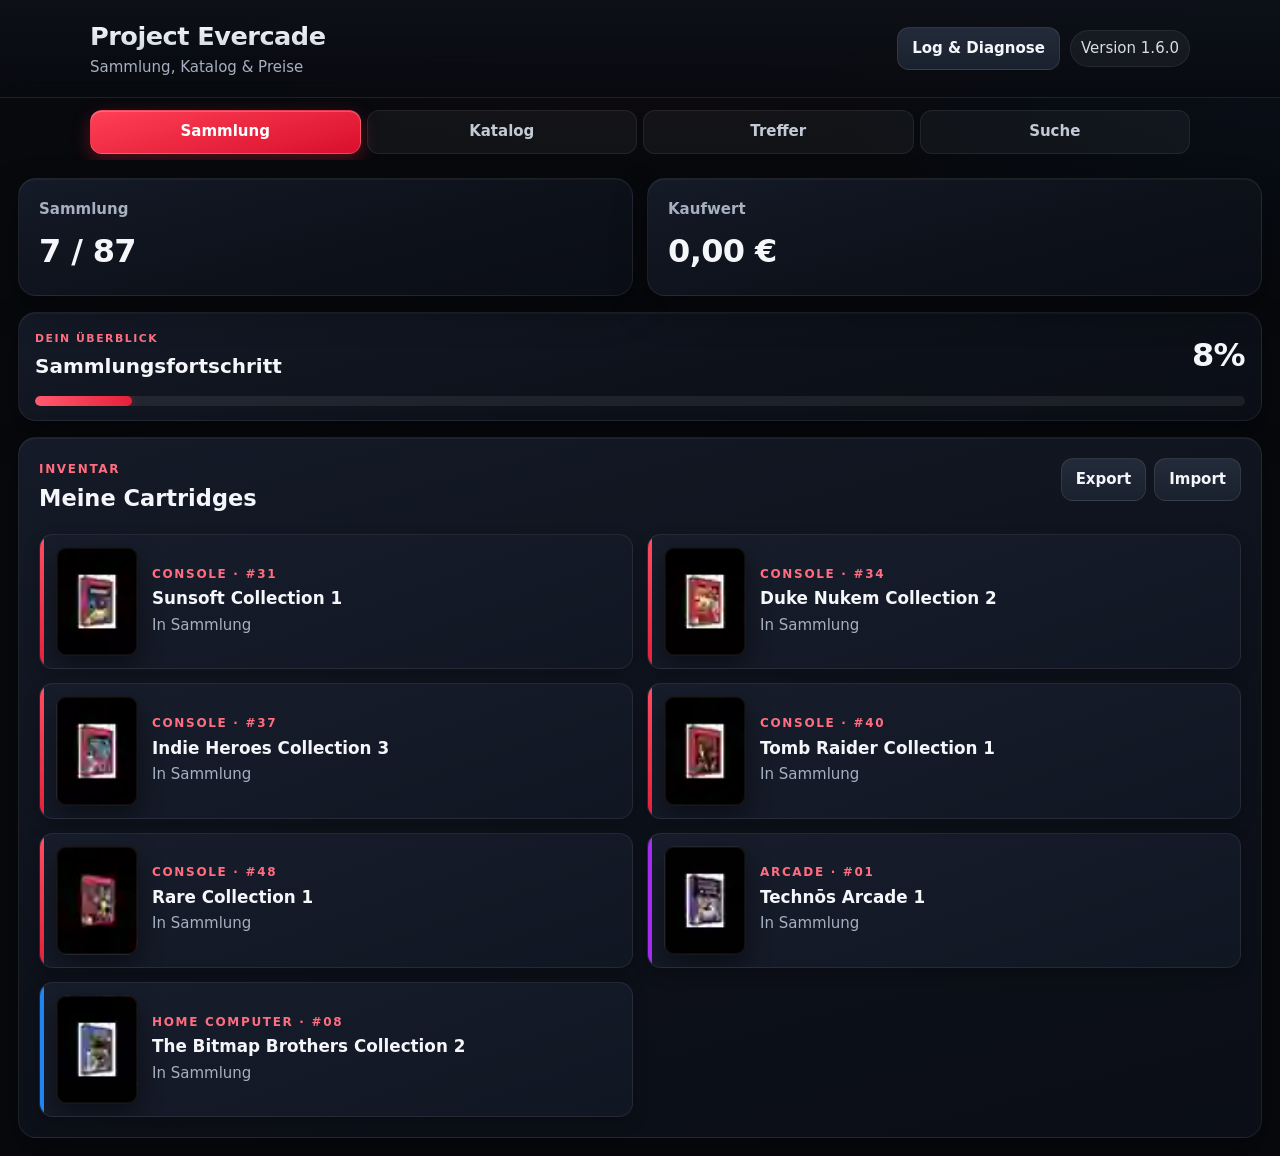
<file: index.html>
<!doctype html>
<html lang="de" data-evercade-page="app">
<head>
  <meta charset="utf-8">
  <meta name="viewport" content="width=device-width,initial-scale=1,viewport-fit=cover">
  <meta name="theme-color" content="#0b0d12">
  <title>Project Evercade Next</title>
  <meta name="mobile-web-app-capable" content="yes">
  <meta name="apple-mobile-web-app-capable" content="yes">
  <meta name="apple-mobile-web-app-status-bar-style" content="black-translucent">
  <meta name="apple-mobile-web-app-title" content="Evercade">
  <link rel="icon" type="image/png" sizes="192x192" href="icons/icon-192.png">
  <link rel="apple-touch-icon" href="icons/icon-180.png">
  <link rel="manifest" href="manifest.webmanifest">
  <link rel="stylesheet" href="styles.css">
  <style>
    .topbar,.tabs{position:static!important;top:auto!important}
    #missingView,#wishlistView,[data-wish],label:has(#detailWish){display:none!important}
    .stats{grid-template-columns:repeat(2,minmax(0,1fr))}
    html,body{max-width:100%;overflow-x:hidden}
    main,.panel,.view,.card,.card-main,.deal-center,.deal-center-grid,.deal-filter-grid{min-width:0;max-width:100%}
    .tabs{overflow-x:hidden;display:grid;grid-template-columns:repeat(4,minmax(0,1fr));gap:6px}
    .tabs button{min-width:0;padding:10px 7px;white-space:normal}
    .deal-filter-grid{display:grid;grid-template-columns:repeat(3,minmax(0,1fr));gap:10px;margin:16px 0}
    .deal-filter-grid .deal-filter-search{grid-column:1/-1}
    .deal-filter-grid label{display:grid;gap:6px;color:var(--muted);font-size:.78rem;font-weight:700;min-width:0}
    .deal-filter-grid input,.deal-filter-grid select{width:100%;min-width:0;background:#0f131a;border:1px solid #323c4b;color:var(--text);border-radius:10px;padding:10px}
    .deal-center-grid{display:grid;grid-template-columns:repeat(4,minmax(0,1fr));gap:10px;margin:14px 0}
    .deal-center-grid article{padding:13px;border:1px solid #303948;border-radius:12px;background:#131821;min-width:0}
    .deal-center-grid span{display:block;color:var(--muted);font-size:.78rem}.deal-center-grid strong{display:block;margin-top:4px;font-size:1.35rem}
    .deal-card-meta{display:flex;flex-wrap:wrap;gap:6px;margin-top:8px}.deal-tag{border:1px solid #384255;border-radius:999px;padding:3px 7px;font-size:.7rem;color:#cfd6e2;max-width:100%}
    .deal-tag.new{border-color:#b13b50;color:#ff8294}.deal-tag.stale{border-color:#725f35;color:#e7c879}.deal-tag.top{border-color:#4d8f62;color:#9ee2af}
    .deal-price{font-size:1.25rem;font-weight:850;margin-top:8px}.deal-history{font-size:.76rem;color:var(--muted);margin-top:5px;overflow-wrap:anywhere}
    .deal-toolbar{display:flex;gap:8px;flex-wrap:wrap;align-items:center;justify-content:space-between}.deal-toolbar>*{min-width:0}
    .deal-controls{grid-template-columns:minmax(0,1fr) auto}
    .source-link,.card a,.card p,.card h3{overflow-wrap:anywhere;word-break:break-word}
    @media(max-width:900px){.deal-filter-grid{grid-template-columns:repeat(3,minmax(0,1fr))}}
    @media(max-width:720px){
      .stats{grid-template-columns:repeat(2,minmax(0,1fr))}
      .deal-filter-grid{grid-template-columns:repeat(2,minmax(0,1fr))}
      .deal-center-grid{grid-template-columns:repeat(2,minmax(0,1fr))}
      .deal-controls{grid-template-columns:1fr}
      .tabs{grid-template-columns:repeat(4,minmax(0,1fr))}
    }
    @media(max-width:560px){.deal-filter-grid{grid-template-columns:1fr}.deal-center-grid{grid-template-columns:1fr 1fr}}
    @media(max-width:390px){.tabs button{font-size:.8rem;padding:9px 3px}}
  </style>
</head>
<body>
<header class="topbar">
  <div><h1>Project Evercade</h1><p>Sammlung, Katalog & Preise</p></div>
  <div class="header-tools"><a class="button" href="debug.html">Log & Diagnose</a><span class="version-pill">Version <span class="version">…</span></span></div>
</header>
<nav class="tabs" aria-label="Bereiche">
  <button class="tab active" data-view="collection">Sammlung</button><button class="tab" data-view="catalog">Katalog</button><button class="tab" data-view="deals">Treffer</button><button class="tab" data-view="queue">Suche</button>
</nav>
<main>
  <section class="stats"><article><span>Sammlung</span><strong id="ownedStat">0</strong></article><article><span>Kaufwert</span><strong id="valueStat">0 €</strong></article><strong id="missingStat" hidden>0</strong><strong id="wishStat" hidden>0</strong></section>
  <section class="panel progress-panel"><div><span class="eyebrow">Dein Überblick</span><h2>Sammlungsfortschritt</h2></div><strong id="progressPct">0%</strong><div class="progress-track"><div id="progressBar"></div></div></section>
  <section id="collectionView" class="view panel"><div class="section-head"><div><span class="eyebrow">Inventar</span><h2>Meine Cartridges</h2></div><div class="data-actions"><button id="exportData">Export</button><label class="button">Import<input id="importData" type="file" accept="application/json" hidden></label></div></div><div id="collectionList" class="list cartridge-grid"></div></section>
  <section id="catalogView" class="view panel" hidden><div class="section-head"><div><span class="eyebrow">Vollständiger Bestand</span><h2>Katalog</h2></div><span id="catalogCount" class="badge"></span></div><div class="filters"><input id="catalogSearch" type="search" placeholder="Titel oder Nummer suchen"><select id="seriesFilter"><option value="all">Alle Reihen</option><option value="console">Console</option><option value="arcade">Arcade</option><option value="computer">Home Computer</option></select></div><div id="catalogList" class="list cartridge-grid"></div></section>
  <section id="missingView" class="view panel" hidden aria-hidden="true"><span id="missingCount"></span><div id="missingList"></div></section>
  <section id="wishlistView" class="view panel" hidden aria-hidden="true"><div id="wishlistList"></div></section>
  <section id="dealsView" class="view panel" hidden>
    <div class="section-head"><div><span class="eyebrow">Phase 5.3</span><h2>Trefferzentrale</h2></div><span id="dealStatusBadge" class="badge">Bereit</span></div>
    <p class="empty">Alle automatisch gefundenen Angebote an einem Ort. Doppelte Treffer werden zusammengeführt; neue und nicht mehr bestätigte Angebote werden gekennzeichnet.</p>
    <div class="deal-center-grid"><article><span>Aktiv</span><strong id="dealActiveCount">0</strong></article><article><span>Neu</span><strong id="dealNewCount">0</strong></article><article><span>Cartridges</span><strong id="dealCartridgeCount">0</strong></article><article><span>Bestpreis</span><strong id="dealBestPrice">—</strong></article></div>
    <div class="deal-filter-grid">
      <label class="deal-filter-search">Suche<input id="dealSearch" type="search" placeholder="Titel oder Name suchen"></label>
      <label>Reihe<select id="dealFilterSeries"><option value="all">Alle Reihen</option><option value="console">Console</option><option value="arcade">Arcade</option><option value="computer">Home Computer</option></select></label>
      <label>Status<select id="dealFilterStatus"><option value="active">Nur aktiv</option><option value="new">Nur neu</option><option value="all">Alle inkl. inaktiv</option></select></label>
      <label>Bestand<select id="dealFilterOwnership"><option value="all">Alle Cartridges</option><option value="missing">Nicht in Sammlung</option><option value="owned">In Sammlung</option></select></label>
      <label>Quelle<select id="dealFilterSource"><option value="all">Alle Quellen</option></select></label>
      <label>Max. Gesamtpreis €<input id="dealMaxPrice" type="number" min="0" step="1" placeholder="kein Limit"></label>
      <label>Sortierung<select id="dealSort"><option value="best">Beste Angebote</option><option value="price">Gesamtpreis</option><option value="newest">Neueste zuerst</option><option value="cartridge">Cartridge</option></select></label>
    </div>
    <div class="deal-toolbar"><small id="dealCenterMeta" class="empty">Noch keine Treffer gespeichert.</small><button id="markDealsSeen">Neue als gesehen markieren</button></div>
    <div id="automaticDeals" class="list"></div>
    <div class="section-head source-heading"><div><span class="eyebrow">Einzelsuche</span><h3>Cartridge direkt prüfen</h3></div></div>
    <div class="deal-controls"><select id="dealCartridge"></select><button id="runDealSearch" class="primary">Jetzt suchen</button></div><p id="dealStatus" class="empty">Die Einzelsuche aktualisiert die Trefferzentrale sofort.</p>
    <div class="section-head source-heading"><div><span class="eyebrow">Weitere Quellen</span><h3>Direktsuche</h3></div></div><div id="directSources" class="source-grid"></div>
  </section>
  <section id="queueView" class="view panel" hidden><div class="section-head"><div><span class="eyebrow">Phase 5.1</span><h2>Automatische Suche</h2></div><span id="queueStatusBadge" class="badge">Bereit</span></div><p class="empty">Durchsucht automatisch alle nicht vorhandenen Cartridges nach Katalognummer. Gefundene Angebote landen direkt in der Trefferzentrale.</p><div class="queue-actions"><button id="queueStart" class="primary">Suche starten</button><button id="queuePause">Pausieren</button><button id="queueResume">Fortsetzen</button><button id="queueReset">Zurücksetzen</button></div><div class="queue-progress"><div><strong id="queueProgressText">0 / 0</strong><span id="queueCurrent">Noch nicht gestartet</span></div><span id="queuePct">0%</span><div class="progress-track"><div id="queueProgressBar"></div></div></div><div class="queue-metrics"><article><span>Warteschlange</span><strong id="queueRemaining">0</strong></article><article><span>Abgeschlossen</span><strong id="queueDone">0</strong></article><article><span>Treffer</span><strong id="queueOffers">0</strong></article><article><span>Fehler</span><strong id="queueErrors">0</strong></article></div><div class="section-head source-heading"><div><span class="eyebrow">Reihenfolge</span><h3>Nächste Cartridges</h3></div></div><div id="queuePreview" class="list"></div></section>
</main>
<dialog id="detailDialog"><form id="detailForm"><div class="dialog-head"><div><span id="detailMeta" class="eyebrow"></span><h2 id="detailTitle"></h2></div><button type="button" onclick="this.closest('dialog').close()">✕</button></div><label class="check"><input id="detailOwned" type="checkbox"> In Sammlung</label><label class="check"><input id="detailWish" type="checkbox"> Auf Wunschliste</label><label>Kaufpreis €<input id="detailPrice" type="number" min="0" step="0.01"></label><label>Notizen<textarea id="detailNotes" rows="4"></textarea></label><button class="primary" type="submit">Speichern</button></form></dialog>
<script src="src/release-loader.js"></script>
<script>if('serviceWorker' in navigator)addEventListener('load',()=>navigator.serviceWorker.register('sw.js').catch(()=>{}));</script>
</body>
</html>
</file>
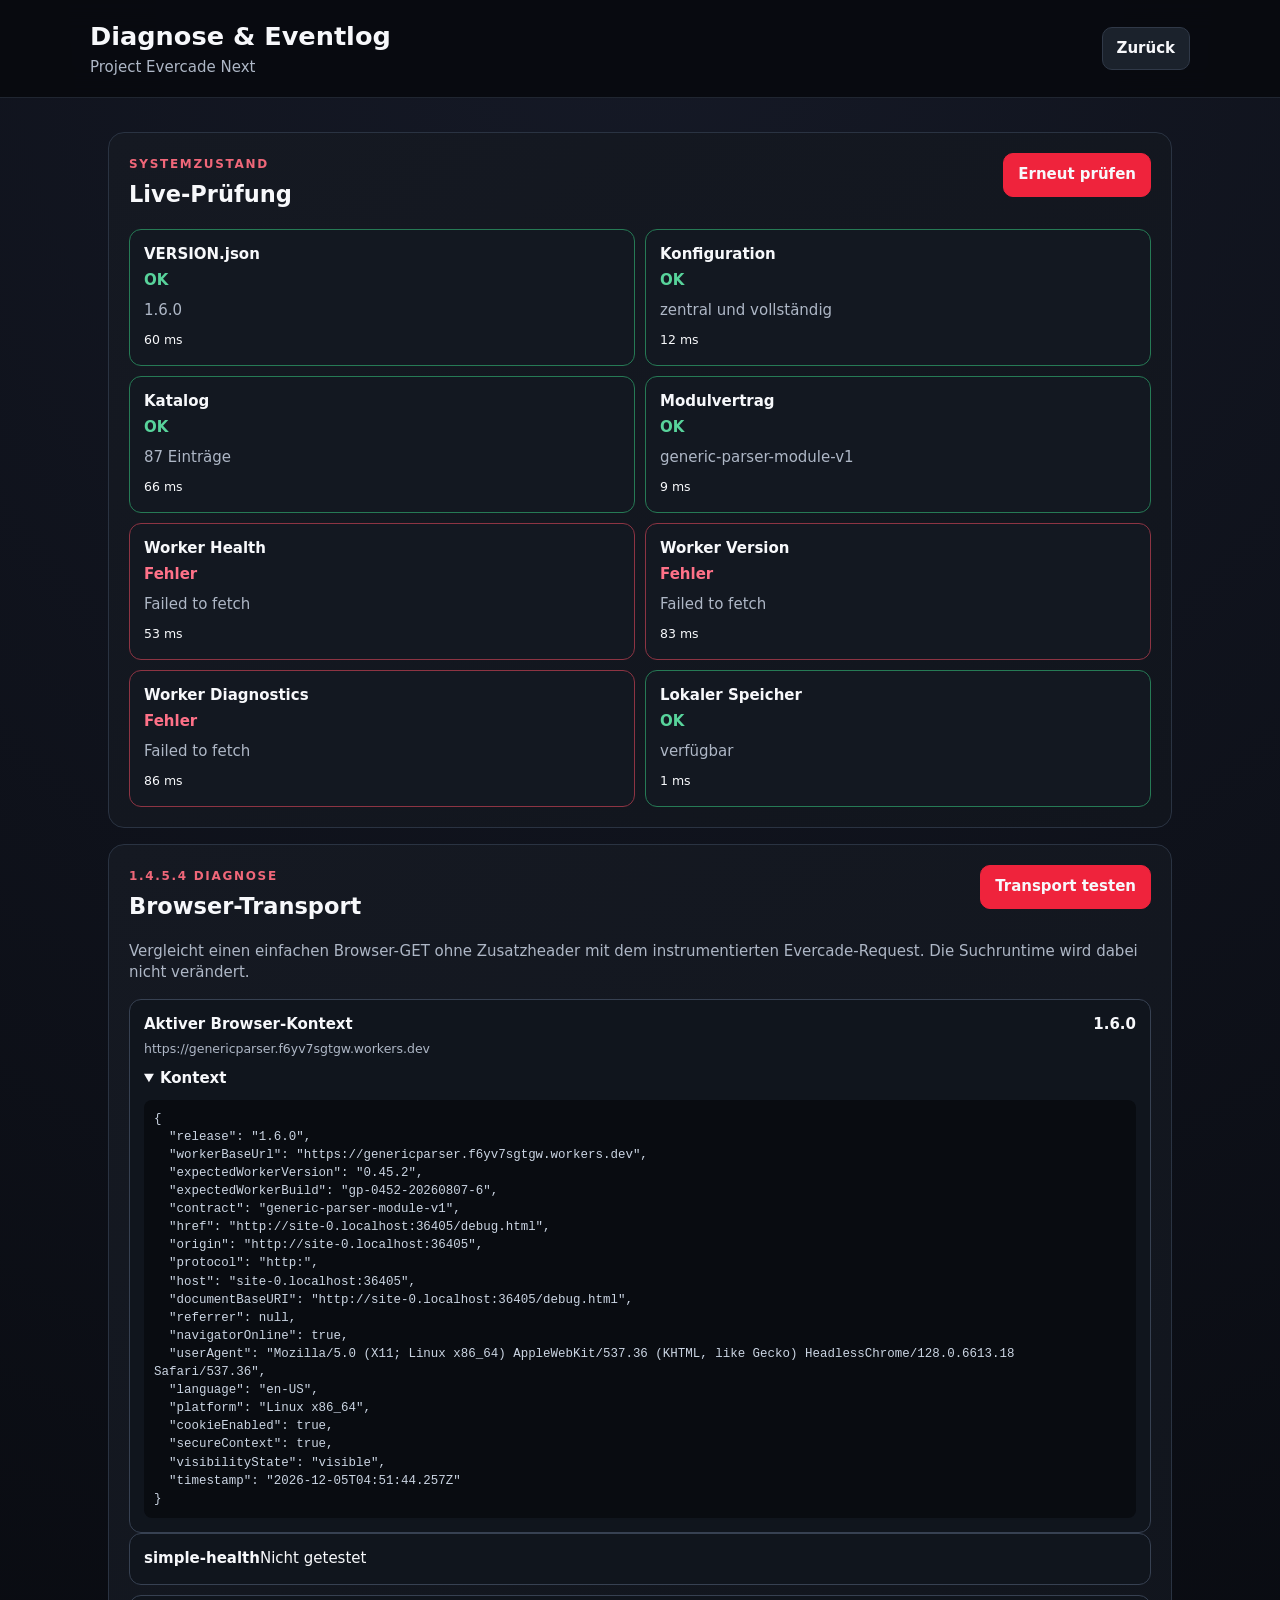
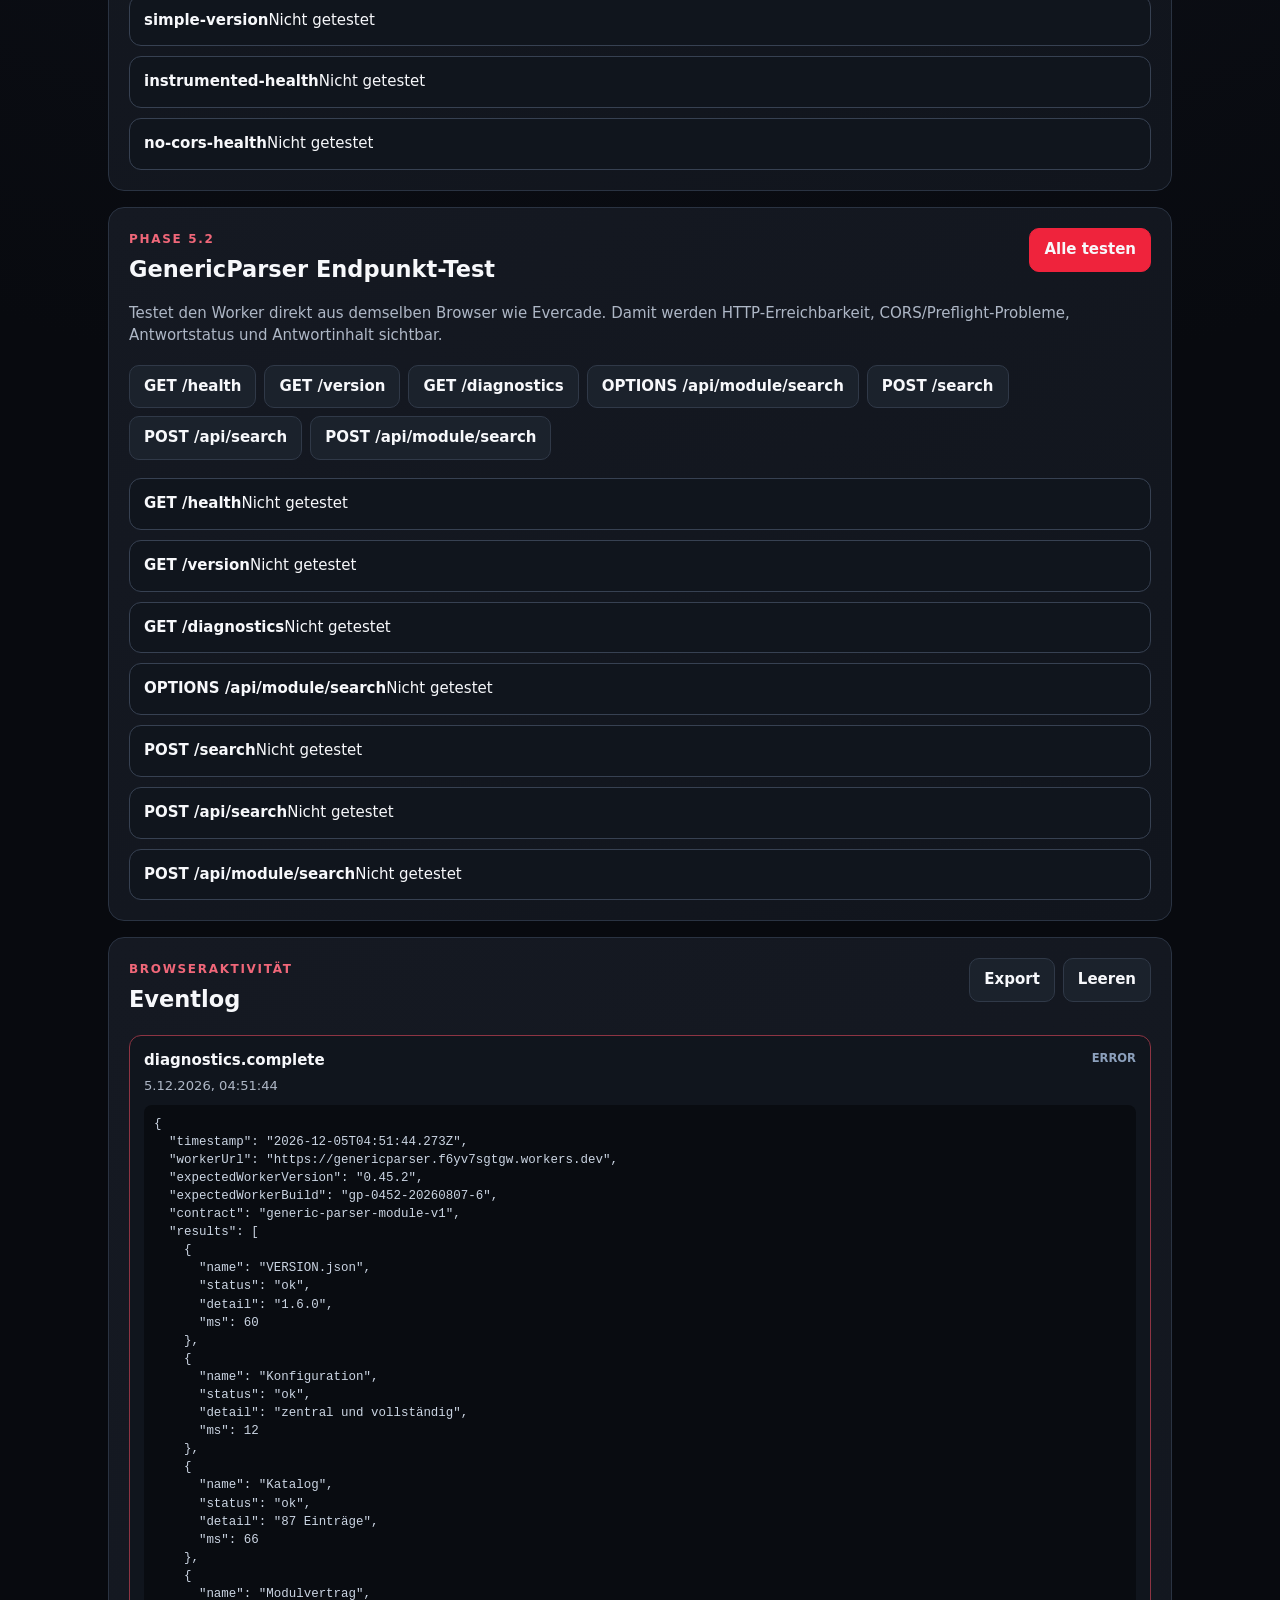
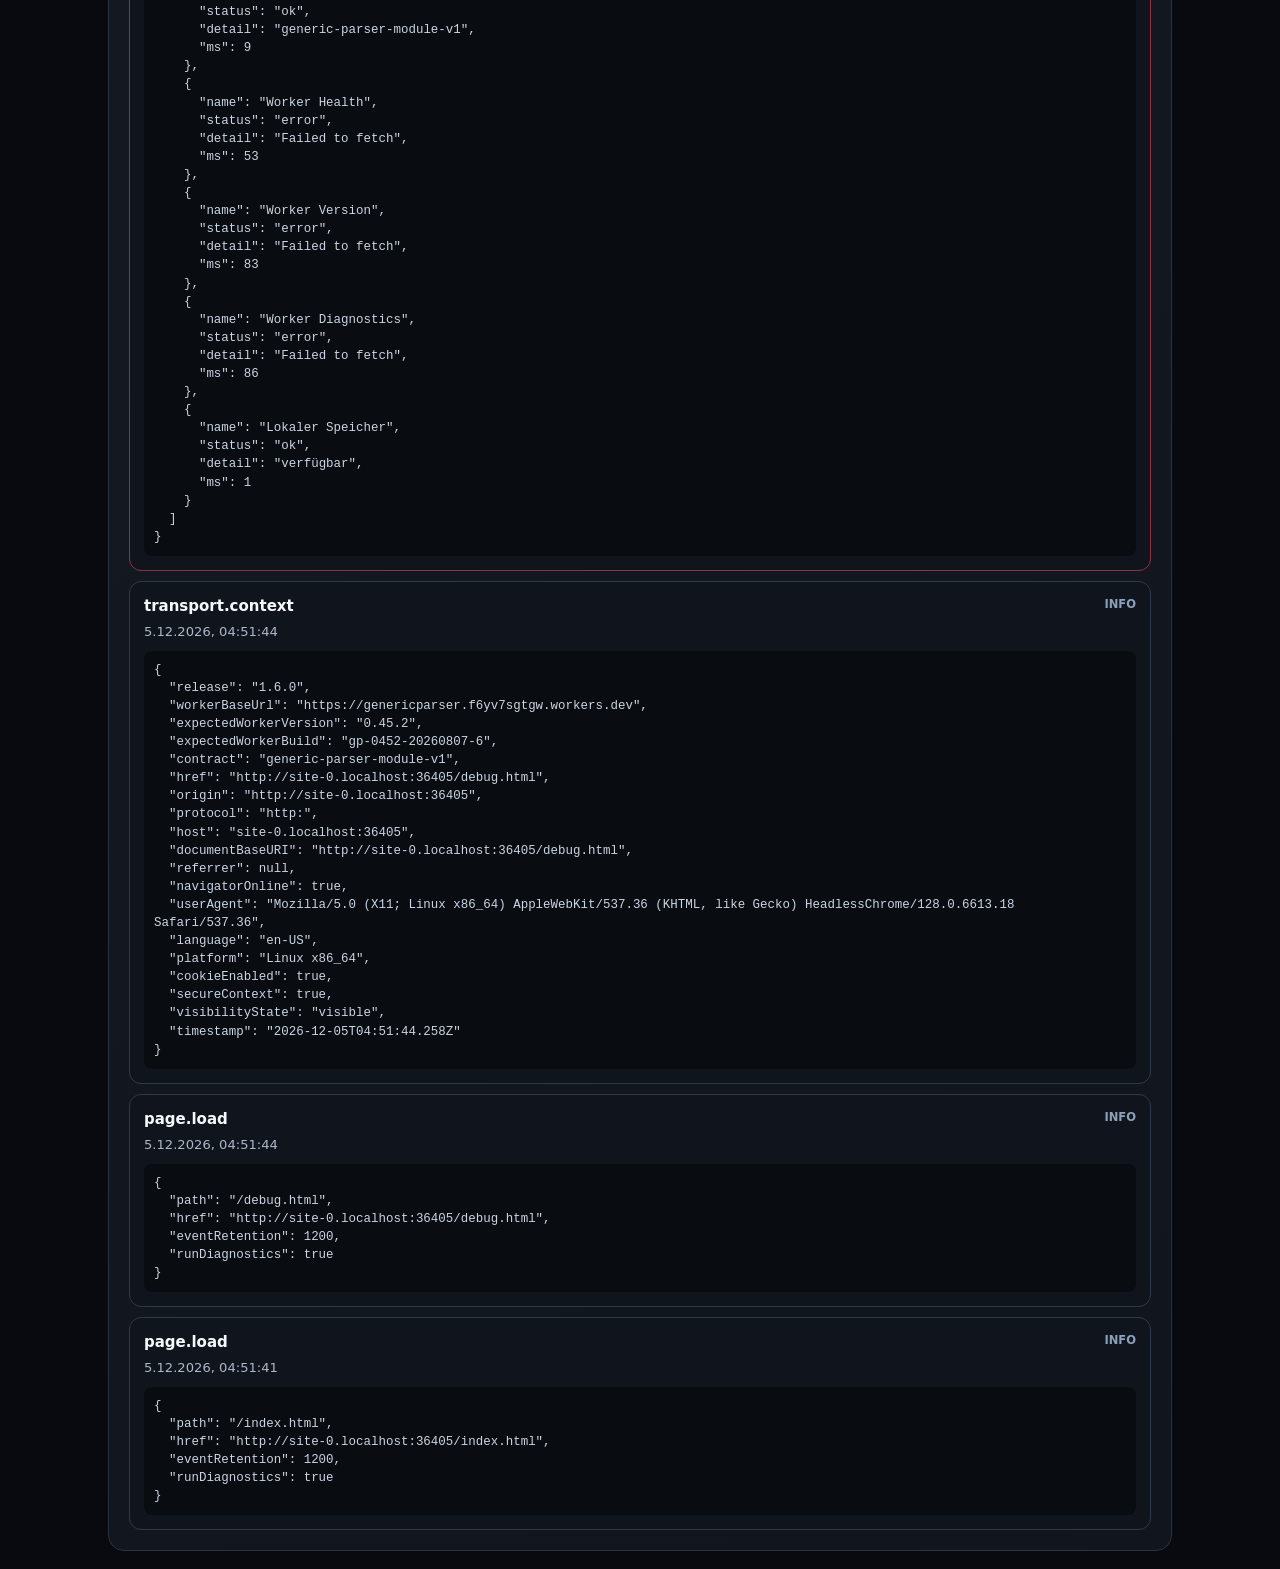
<file: debug.html>
<!doctype html>
<html lang="de" data-evercade-page="debug">
<head>
  <meta charset="utf-8">
  <meta name="viewport" content="width=device-width,initial-scale=1,viewport-fit=cover">
  <meta name="theme-color" content="#0b0d12">
  <title>Project Evercade – Diagnose</title>
  <link rel="stylesheet" href="styles.css">
</head>
<body>
<header class="topbar"><div><h1>Diagnose & Eventlog</h1><p>Project Evercade Next</p></div><a class="button" href="./">Zurück</a></header>
<main>
  <section class="panel"><div class="section-head"><div><span class="eyebrow">Systemzustand</span><h2>Live-Prüfung</h2></div><button id="runChecks" class="primary">Erneut prüfen</button></div><div id="healthChecks" class="health-grid"></div></section>
  <section class="panel"><div class="section-head"><div><span class="eyebrow">1.4.5.4 Diagnose</span><h2>Browser-Transport</h2></div><button id="runTransportProbes" class="primary">Transport testen</button></div><p class="empty">Vergleicht einen einfachen Browser-GET ohne Zusatzheader mit dem instrumentierten Evercade-Request. Die Suchruntime wird dabei nicht verändert.</p><div id="transportContext" class="endpoint-results"></div><div id="transportProbeResults" class="endpoint-results"></div></section>
  <section class="panel"><div class="section-head"><div><span class="eyebrow">Phase 5.2</span><h2>GenericParser Endpunkt-Test</h2></div><button id="runAllEndpointTests" class="primary">Alle testen</button></div><p class="empty">Testet den Worker direkt aus demselben Browser wie Evercade. Damit werden HTTP-Erreichbarkeit, CORS/Preflight-Probleme, Antwortstatus und Antwortinhalt sichtbar.</p><div id="endpointTestButtons" class="endpoint-buttons"></div><div id="endpointTestResults" class="endpoint-results"></div></section>
  <section class="panel"><div class="section-head"><div><span class="eyebrow">Browseraktivität</span><h2>Eventlog</h2></div><div class="data-actions"><button id="downloadLog">Export</button><button id="clearLog">Leeren</button></div></div><div id="eventLog" class="log-list"></div></section>
</main>
<script src="src/release-loader.js"></script>
</body>
</html>
</file>
<file: styles.css>
:root{color-scheme:dark;--bg:#080a0f;--panel:#151922;--panel2:#1a202b;--line:#2a3342;--text:#f7f8fb;--muted:#aeb7c6;--red:#ef233c;--violet:#a72cf2;--blue:#2084f4}*{box-sizing:border-box}body{margin:0;background:radial-gradient(circle at top,#151926 0,#080a0f 42%);font:15px/1.45 system-ui,-apple-system,BlinkMacSystemFont,"Segoe UI",sans-serif;color:var(--text)}button,input,select,textarea{font:inherit}button:disabled{opacity:.45;cursor:not-allowed}.topbar{position:sticky;top:0;z-index:5;display:flex;justify-content:space-between;align-items:center;padding:18px max(18px,calc((100vw - 1100px)/2));background:rgba(8,10,15,.94);backdrop-filter:blur(14px);border-bottom:1px solid #202631}.topbar h1{margin:0;font-size:1.6rem}.topbar p{margin:2px 0 0;color:var(--muted)}.header-tools{display:flex;gap:10px;align-items:center}.version-pill,.badge{border:1px solid #3a4353;border-radius:10px;padding:7px 10px;background:#171c25;color:#dce2ec}.tabs{position:sticky;top:87px;z-index:4;display:flex;gap:8px;overflow:auto;padding:10px max(18px,calc((100vw - 1100px)/2));background:#0b0e14;border-bottom:1px solid #202631}.tabs button,.button,button{border:1px solid #303948;background:#1b222c;color:var(--text);border-radius:10px;padding:10px 14px;font-weight:700;cursor:pointer;text-decoration:none}.tabs .active,.primary{background:var(--red);border-color:var(--red)}main{max-width:1100px;margin:auto;padding:18px}.stats{display:grid;grid-template-columns:repeat(4,1fr);gap:14px}.stats article,.panel{background:linear-gradient(145deg,var(--panel),#11151d);border:1px solid var(--line);border-radius:16px}.stats article{padding:20px}.stats span{display:block;color:var(--muted);font-weight:700}.stats strong{display:block;margin-top:8px;font-size:2rem}.panel{margin-top:16px;padding:20px}.progress-panel{display:grid;grid-template-columns:1fr auto;align-items:center}.progress-panel h2,.section-head h2{margin:3px 0}.progress-panel>strong{font-size:2.6rem}.progress-track{grid-column:1/-1;height:14px;border-radius:999px;background:#2a303d;overflow:hidden;margin-top:18px}.progress-track div{height:100%;background:var(--red);border-radius:inherit}.eyebrow{font-size:.75rem;text-transform:uppercase;letter-spacing:.14em;color:#f06779;font-weight:800}.section-head,.dialog-head,.card-main{display:flex;justify-content:space-between;gap:16px;align-items:flex-start}.filters,.deal-controls{display:grid;grid-template-columns:1fr 220px;gap:10px;margin:18px 0}.filters input,.filters select,.deal-controls select,dialog input,dialog textarea{width:100%;background:#0f131a;border:1px solid #323c4b;color:var(--text);border-radius:10px;padding:12px}.list{display:grid;gap:10px;margin-top:16px}.card{position:relative;padding:16px 16px 16px 20px;background:var(--panel2);border:1px solid #303848;border-radius:12px;overflow:hidden}.card:before{content:"";position:absolute;inset:0 auto 0 0;width:5px;background:var(--red)}.card.violet:before{background:var(--violet)}.card.blue:before{background:var(--blue)}.card h3{margin:2px 0;font-size:1.05rem}.card p{margin:4px 0;color:var(--muted)}.card-actions{display:flex;flex-wrap:wrap;gap:8px;justify-content:flex-end}.card-actions button,.card-actions .button{padding:8px 10px;font-size:.82rem}.data-actions,.queue-actions{display:flex;gap:8px;flex-wrap:wrap}.queue-actions{margin:18px 0}.empty{color:var(--muted)}.source-heading{margin-top:26px}.source-grid{display:grid;grid-template-columns:repeat(2,minmax(0,1fr));gap:10px;margin-top:12px}.source-link{display:flex;justify-content:space-between;align-items:center;padding:14px 16px;border:1px solid #303948;border-radius:12px;background:#151b24;color:var(--text);text-decoration:none;font-weight:750}.source-link:hover{border-color:#66738a;background:#1c2430}.health-grid{display:grid;grid-template-columns:repeat(2,minmax(0,1fr));gap:10px;margin-top:16px}.health-card{padding:14px;border:1px solid #374152;border-radius:12px;background:#131821}.health-card strong,.health-card span{display:block}.health-card span{margin-top:4px;font-weight:800}.health-card.ok{border-color:#267a55}.health-card.ok span{color:#58d39b}.health-card.error{border-color:#8d3443}.health-card.error span{color:#ff7188}.health-card p{margin:8px 0;color:var(--muted)}.log-list{display:grid;gap:10px;margin-top:16px}.log-entry{padding:14px;border:1px solid #303948;border-radius:12px;background:#10151d}.log-entry>div{display:flex;justify-content:space-between;gap:12px}.log-entry span{text-transform:uppercase;font-size:.72rem;font-weight:850;color:#8ca0bc}.log-entry.error{border-color:#8d3443}.log-entry time{display:block;margin-top:4px;color:var(--muted);font-size:.82rem}.log-entry pre{white-space:pre-wrap;word-break:break-word;margin:10px 0 0;padding:10px;border-radius:8px;background:#090c11;color:#cbd5e3;font-size:.78rem}.queue-progress{display:grid;grid-template-columns:1fr auto;gap:8px;align-items:end;margin-top:18px;padding:16px;border:1px solid #303948;border-radius:12px;background:#10151d}.queue-progress strong,.queue-progress span{display:block}.queue-progress strong{font-size:1.5rem}.queue-progress>span{font-size:1.7rem;font-weight:850}.queue-progress .progress-track{margin-top:8px}.queue-metrics{display:grid;grid-template-columns:repeat(4,1fr);gap:10px;margin-top:12px}.queue-metrics article{padding:14px;border:1px solid #303948;border-radius:12px;background:#131821}.queue-metrics span{display:block;color:var(--muted);font-size:.82rem}.queue-metrics strong{display:block;margin-top:4px;font-size:1.45rem}.queue-row{display:grid;grid-template-columns:70px 1fr auto;gap:10px;align-items:center;padding:12px 14px;border:1px solid #303948;border-radius:10px;background:#131821}.queue-row span{font-size:.72rem;text-transform:uppercase;letter-spacing:.08em;color:#f06779;font-weight:850}.queue-row small{color:var(--muted)}.endpoint-buttons{display:flex;flex-wrap:wrap;gap:8px;margin:18px 0}.endpoint-results{display:grid;gap:10px}.endpoint-card{padding:14px;border:1px solid #374152;border-radius:12px;background:#10151d}.endpoint-card.ok{border-color:#267a55}.endpoint-card.error{border-color:#8d3443}.endpoint-head{display:flex;justify-content:space-between;gap:12px;align-items:flex-start}.endpoint-head small{display:block;margin-top:4px;color:var(--muted);word-break:break-all}.endpoint-head span{font-weight:850}.endpoint-card.ok .endpoint-head span{color:#58d39b}.endpoint-card.error .endpoint-head span{color:#ff7188}.endpoint-card p{color:var(--muted)}.endpoint-card details{margin-top:10px}.endpoint-card summary{cursor:pointer;font-weight:750}.endpoint-card pre{white-space:pre-wrap;word-break:break-word;margin:10px 0 0;padding:10px;border-radius:8px;background:#090c11;color:#cbd5e3;font-size:.78rem}dialog{width:min(520px,calc(100vw - 28px));background:#151a23;color:var(--text);border:1px solid #374152;border-radius:16px;padding:0}dialog::backdrop{background:rgba(0,0,0,.7)}dialog form{display:grid;gap:14px;padding:20px}dialog label{display:grid;gap:6px;color:#d9dfE8;font-weight:700}.check{display:flex;align-items:center!important;grid-template-columns:auto 1fr!important}.check input{width:auto}.dialog-head button{padding:8px 11px}@media(max-width:720px){.stats{grid-template-columns:repeat(2,1fr)}.topbar{align-items:flex-start}.header-tools{align-items:flex-end;flex-direction:column}.version-pill{font-size:.8rem}.tabs{top:104px}.filters,.deal-controls,.source-grid,.health-grid{grid-template-columns:1fr}.queue-metrics{grid-template-columns:repeat(2,1fr)}.queue-row{grid-template-columns:1fr}.endpoint-head{display:grid}.card-main{display:grid}.card-actions{justify-content:flex-start}.section-head{align-items:flex-start}.stats strong{font-size:1.65rem}}

.cartridge-grid{grid-template-columns:repeat(2,minmax(0,1fr));gap:14px}
.cartridge-card{padding:12px 14px 12px 18px}
.cartridge-card-layout,.deal-card-layout{display:grid;grid-template-columns:92px minmax(0,1fr);gap:16px;align-items:center;min-width:0}
.cartridge-cover{position:relative;display:grid;place-items:center;width:92px;aspect-ratio:3/4;overflow:hidden;border:1px solid #303948;border-radius:11px;background:linear-gradient(145deg,#0c1017,#171d28);box-shadow:0 8px 22px rgba(0,0,0,.28)}
.cartridge-cover span{font-size:1.25rem;font-weight:900;color:#566175}
.cartridge-cover img{position:absolute;inset:0;width:100%;height:100%;object-fit:contain;background:#0d1118}
.cartridge-cover.is-missing img{display:none}
.cartridge-card .card-main,.deal-card .card-main{min-width:0;align-items:center}
.cartridge-card .card-main>div,.deal-card .card-main>div{min-width:0}
.collection-card .card-main{display:block}
.deal-card{padding:14px 16px 14px 20px}
.deal-card-layout{grid-template-columns:92px minmax(0,1fr);align-items:start}
.deal-card .card-actions{align-self:center;min-width:max-content}

@media(max-width:720px){
  main{padding:10px}
  .topbar{display:grid;grid-template-columns:1fr;gap:10px;padding:14px}
  .topbar h1{font-size:1.35rem}
  .topbar p{font-size:.86rem}
  .header-tools{width:100%;align-items:center;justify-content:space-between;flex-direction:row}
  .header-tools .button,.version-pill{padding:7px 9px;font-size:.78rem}
  .tabs{padding:8px 10px;gap:5px}
  .tabs button{padding:9px 5px}
  .stats{gap:9px}
  .stats article{padding:13px 14px}
  .stats strong{margin-top:4px;font-size:1.35rem}
  .panel{margin-top:10px;padding:14px}
  .progress-panel{grid-template-columns:minmax(0,1fr) auto;padding:12px 14px}
  .progress-panel .eyebrow{display:none}
  .progress-panel h2{margin:0;font-size:1rem}
  .progress-panel>strong{font-size:1.45rem}
  .progress-panel .progress-track{height:8px;margin-top:10px}
  .section-head{gap:10px}
  .section-head h2{font-size:1.25rem}
  .data-actions{justify-content:flex-end}
  .data-actions button,.data-actions .button{padding:8px 9px;font-size:.78rem}
  .cartridge-grid{grid-template-columns:1fr;gap:10px}
  .cartridge-card{padding:10px 11px 10px 15px}
  .cartridge-card-layout,.deal-card-layout{grid-template-columns:72px minmax(0,1fr);gap:12px}
  .cartridge-cover{width:72px;border-radius:9px}
  .cartridge-card .card-main{display:grid;gap:10px}
  .catalog-card .card-actions{display:grid;grid-template-columns:repeat(3,minmax(0,1fr));width:100%}
  .catalog-card .card-actions button{min-width:0;padding:7px 5px}
  .deal-card{padding:12px 12px 12px 16px}
  .deal-card .card-main{display:grid;gap:12px}
  .deal-card .card-actions{min-width:0}
  .deal-card .card-actions .button{width:100%;text-align:center}
  .queue-actions{display:grid;grid-template-columns:1fr 1fr}
  .queue-actions button:first-child{grid-column:1/-1}
}

@media(max-width:380px){
  .catalog-card .card-actions{grid-template-columns:1fr 1fr}
  .catalog-card .card-actions button[data-own]{grid-column:1/-1}
  .deal-card-layout{grid-template-columns:60px minmax(0,1fr);gap:10px}
  .deal-card .cartridge-cover{width:60px}
}
</file>
